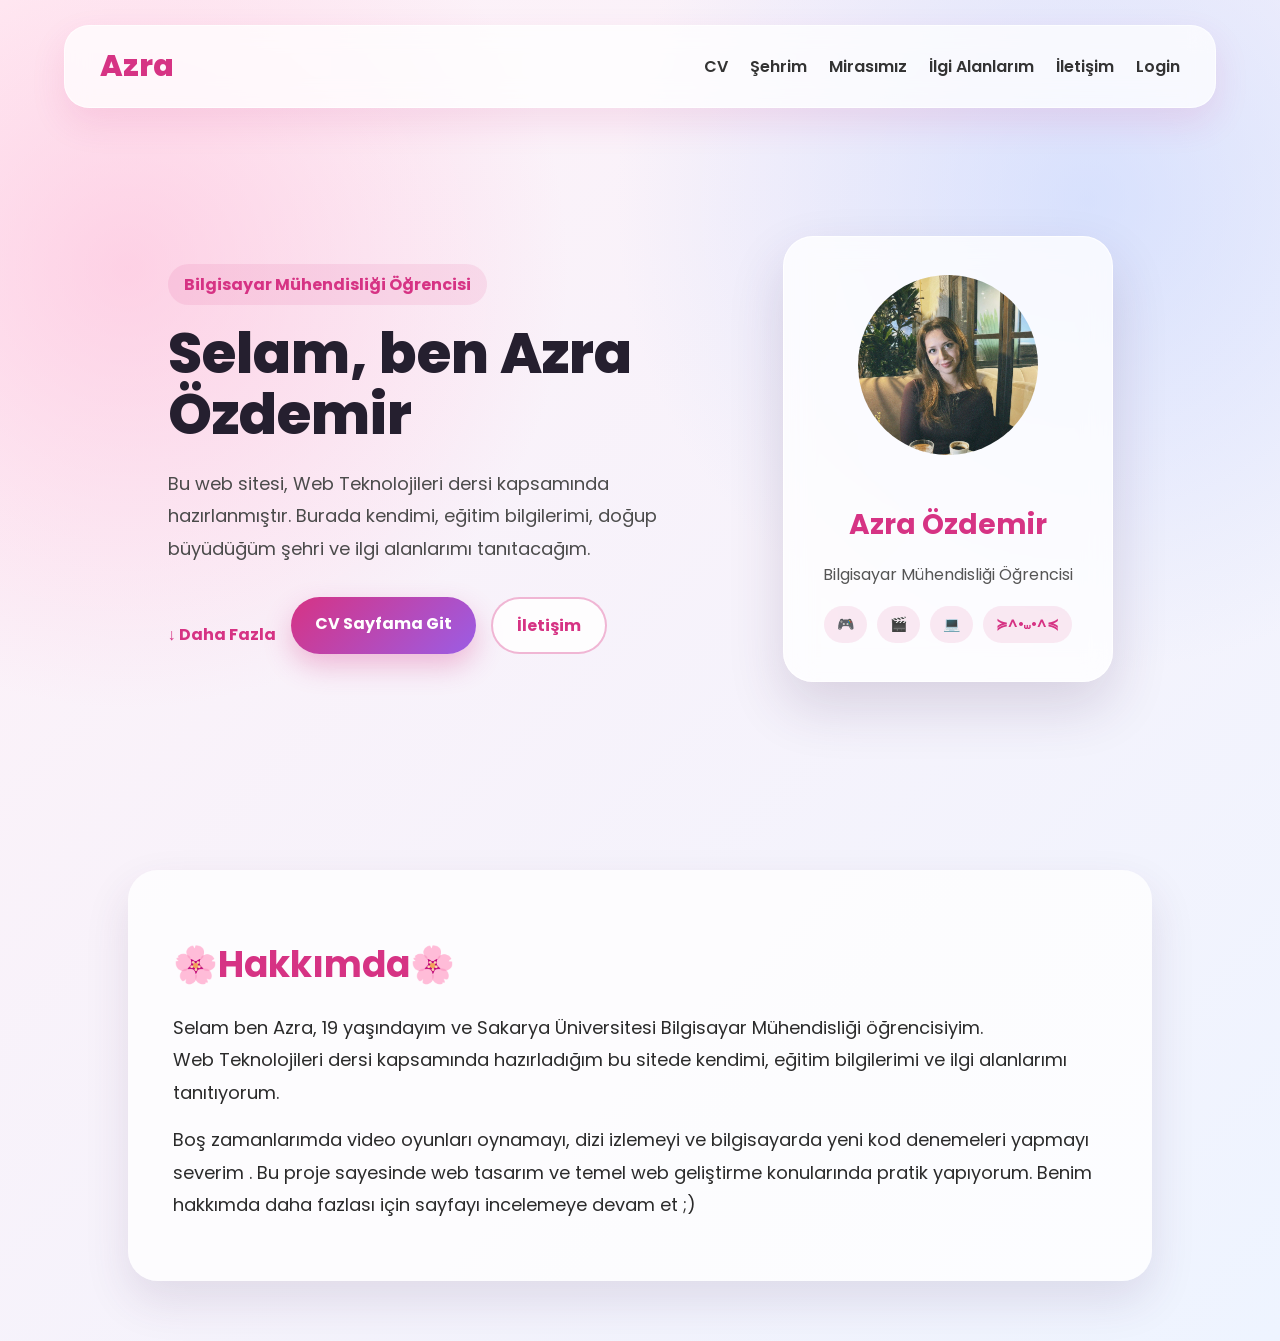
<file: index.html>
<!DOCTYPE html>
<html lang="tr">
<head>
    <meta charset="UTF-8">
    <meta name="viewport" content="width=device-width, initial-scale=1.0">
    <title>Azra Özdemir | Kişisel Web Sitesi</title>
	<link href="https://fonts.googleapis.com/css2?family=Poppins:wght@400;600;700&display=swap" rel="stylesheet">
	<style>

</style>
    <link rel="stylesheet" href="style.css">
</head>

<body>

    <nav class="navbar">
	
        <div class="logo">Azra</div>

        <div class="menu">
            <a href="cv.html">CV</a>
            <a href="sehir.html">Şehrim</a>
            <a href="miras.html">Mirasımız</a>
            <a href="ilgi.html">İlgi Alanlarım</a>
            <a href="iletisim.html">İletişim</a>
            <a href="login.html">Login</a>
			
        </div>
    </nav>

    <section class="hero">
        <div class="hero-text">
            <p class="etiket">Bilgisayar Mühendisliği Öğrencisi</p>
            <h1>Selam, ben Azra Özdemir</h1>
            <p class="aciklama">
                Bu web sitesi, Web Teknolojileri dersi kapsamında hazırlanmıştır.
                Burada kendimi, eğitim bilgilerimi, doğup büyüdüğüm  şehri ve ilgi alanlarımı tanıtacağım.
            </p>

            <div class="butonlar">
			<a href="#detay" class="scroll-btn">↓ Daha Fazla</a>
                <a href="cv.html" class="btn ana-btn">CV Sayfama Git</a>
                <a href="iletisim.html" class="btn ikinci-btn">İletişim</a>
            </div>
        </div>
<div class="hero-card profil-karti">
<img src="azra.jpeg" class="profil-foto">

    <h2>Azra Özdemir</h2>
    <p>Bilgisayar Mühendisliği Öğrencisi</p>

    <div class="profil-etiketleri">
        <span>🎮 </span>
        <span>🎬 </span>
        <span>💻 </span>
		<span>≽^•⩊•^≼ </span>
    </div>
</div>
   
    </section>
	
<section id="detay">
    <h2>🌸Hakkımda🌸</h2>

    <p>
       Selam ben Azra, 19 yaşındayım ve Sakarya Üniversitesi Bilgisayar Mühendisliği öğrencisiyim.
	   <br>
        Web Teknolojileri dersi kapsamında hazırladığım bu sitede kendimi, eğitim bilgilerimi
        ve ilgi alanlarımı tanıtıyorum.
    </p>

    <p>
        Boş zamanlarımda video oyunları oynamayı, dizi izlemeyi ve bilgisayarda yeni kod denemeleri yapmayı severim                          .
        Bu proje sayesinde web tasarım ve temel web geliştirme konularında pratik yapıyorum. Benim hakkımda daha fazlası için sayfayı incelemeye devam et ;)
    </p>
</section>

<script>

</script>

</body>
</html>
</file>
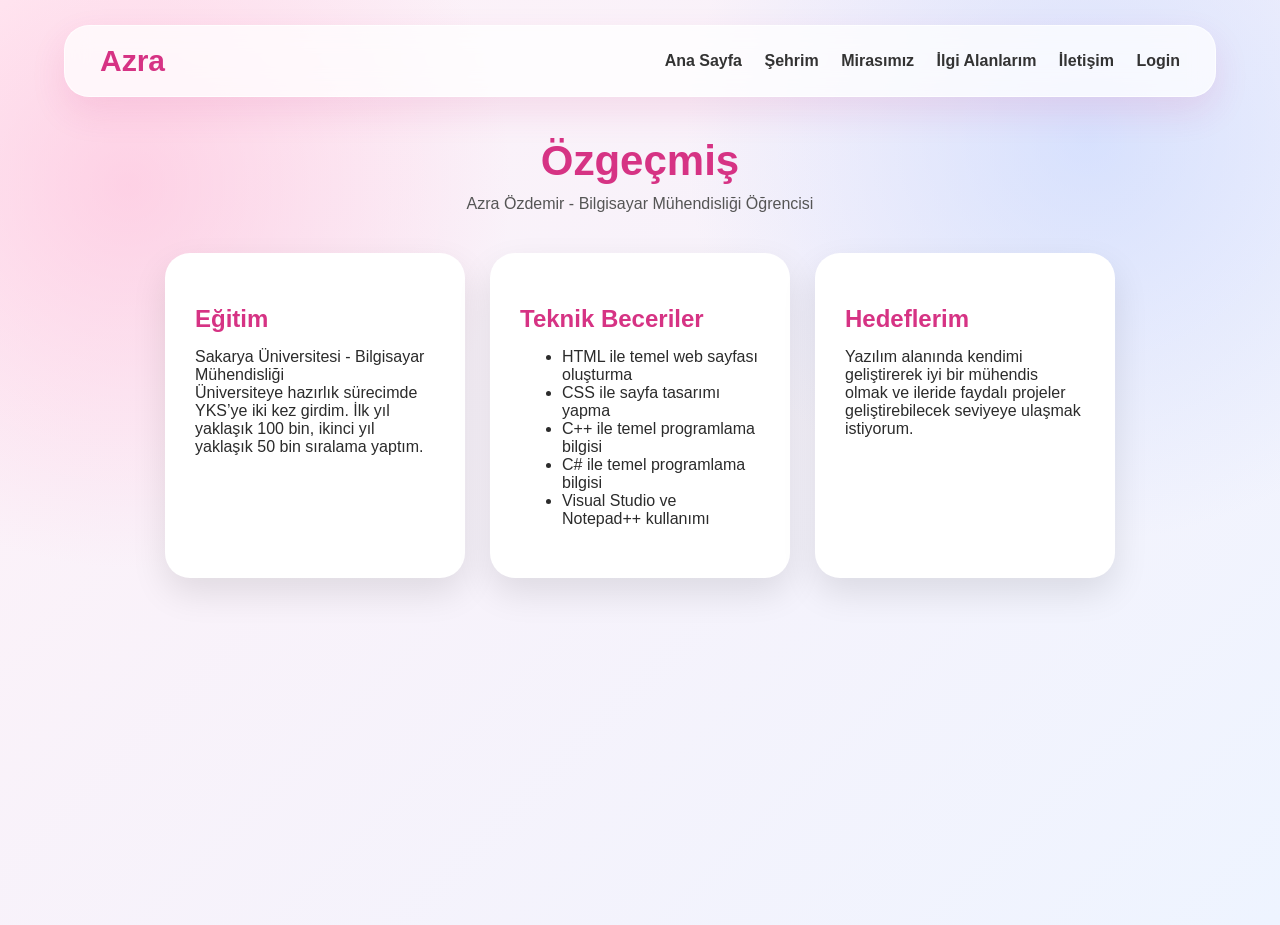
<file: cv.html>
<!DOCTYPE html>
<html lang="tr">
<head>
    <meta charset="UTF-8">
    <meta name="viewport" content="width=device-width, initial-scale=1.0">
    <title>CV - Azra Özdemir</title>
    <link rel="stylesheet" href="style.css">
</head>

<body>

<nav class="navbar">
    <div class="logo">Azra</div>
	

    <div class="menu">
        <a href="index.html">Ana Sayfa</a>
        <a href="sehir.html">Şehrim</a>
        <a href="miras.html">Mirasımız</a>
        <a href="ilgi.html">İlgi Alanlarım</a>
        <a href="iletisim.html">İletişim</a>
        <a href="login.html">Login</a>
    </div>
</nav>

<header class="cv-header">
    <h1>Özgeçmiş</h1>
    <p>Azra Özdemir - Bilgisayar Mühendisliği Öğrencisi</p>
</header>

<section class="cv-container">

    <article class="cv-card">
        <h2>Eğitim</h2>
        <p>Sakarya Üniversitesi - Bilgisayar Mühendisliği</p>

        <p>
            Üniversiteye hazırlık sürecimde YKS’ye iki kez girdim.
            İlk yıl yaklaşık 100 bin, ikinci yıl yaklaşık 50 bin sıralama yaptım.
        </p>
    </article>

  <article class="cv-card">
    <h2>Teknik Beceriler</h2>
    <ul>
        <li>HTML ile temel web sayfası oluşturma</li>
        <li>CSS ile sayfa tasarımı yapma</li>
        <li>C++ ile temel programlama bilgisi</li>
		<li>C# ile temel programlama bilgisi </li>
        <li>Visual Studio ve Notepad++ kullanımı</li>
    </ul>
</article>

    <article class="cv-card">
        <h2>Hedeflerim</h2>
        <p>
            Yazılım alanında kendimi geliştirerek iyi bir mühendis olmak ve
            ileride faydalı projeler geliştirebilecek seviyeye ulaşmak istiyorum.
        </p>
    </article>

</section>

<script>

</script>

</body>
</html>
</file>
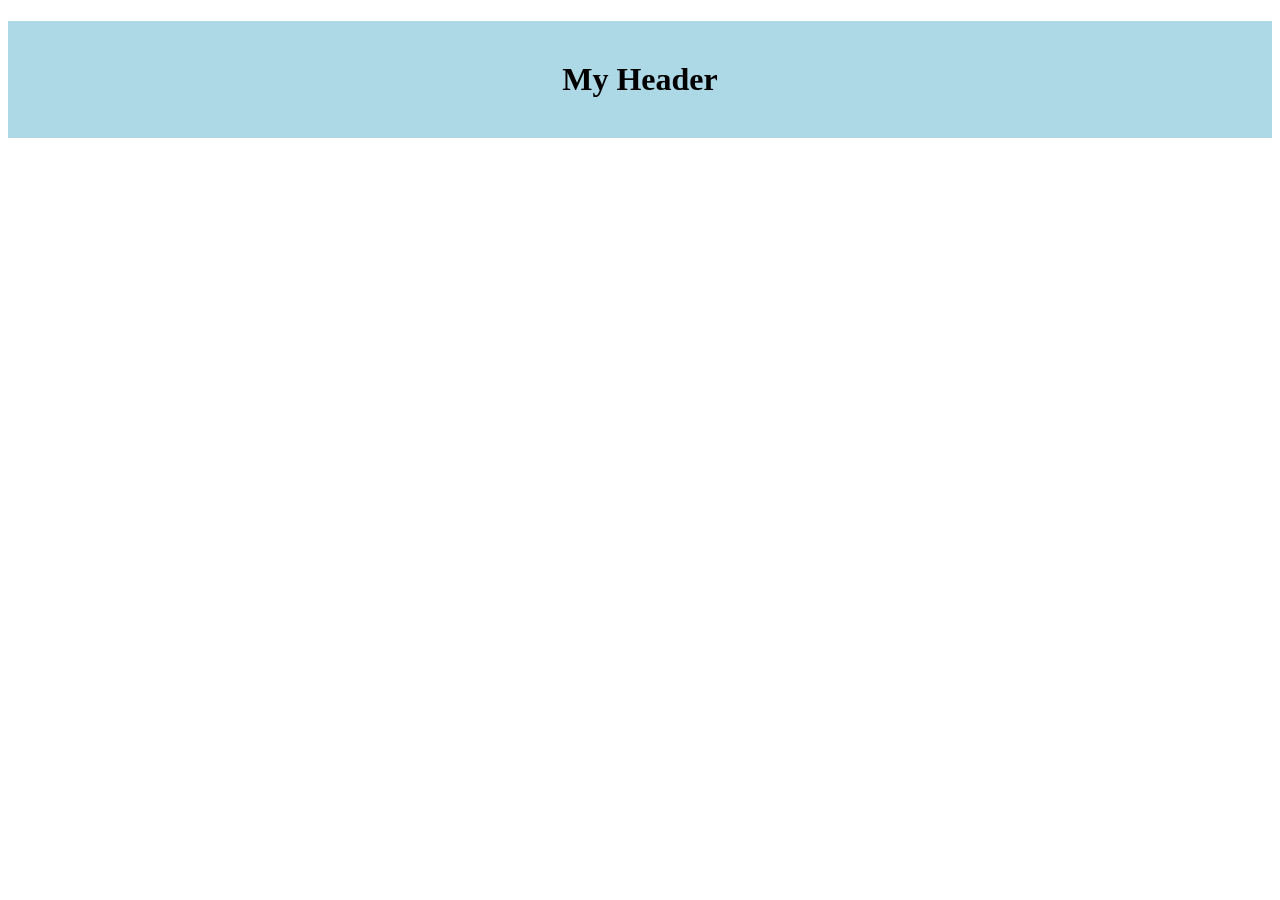
<file: deneme.html>
<!DOCTYPE html>
<html>
<head>
<style>
#myHeader {
  background-color: lightblue;
  color: black;
  padding: 40px;
  text-align: center;
}
</style>
</head>
<body>

<h1 id="myHeader">My Header</h1>

</body>
</html>
</file>
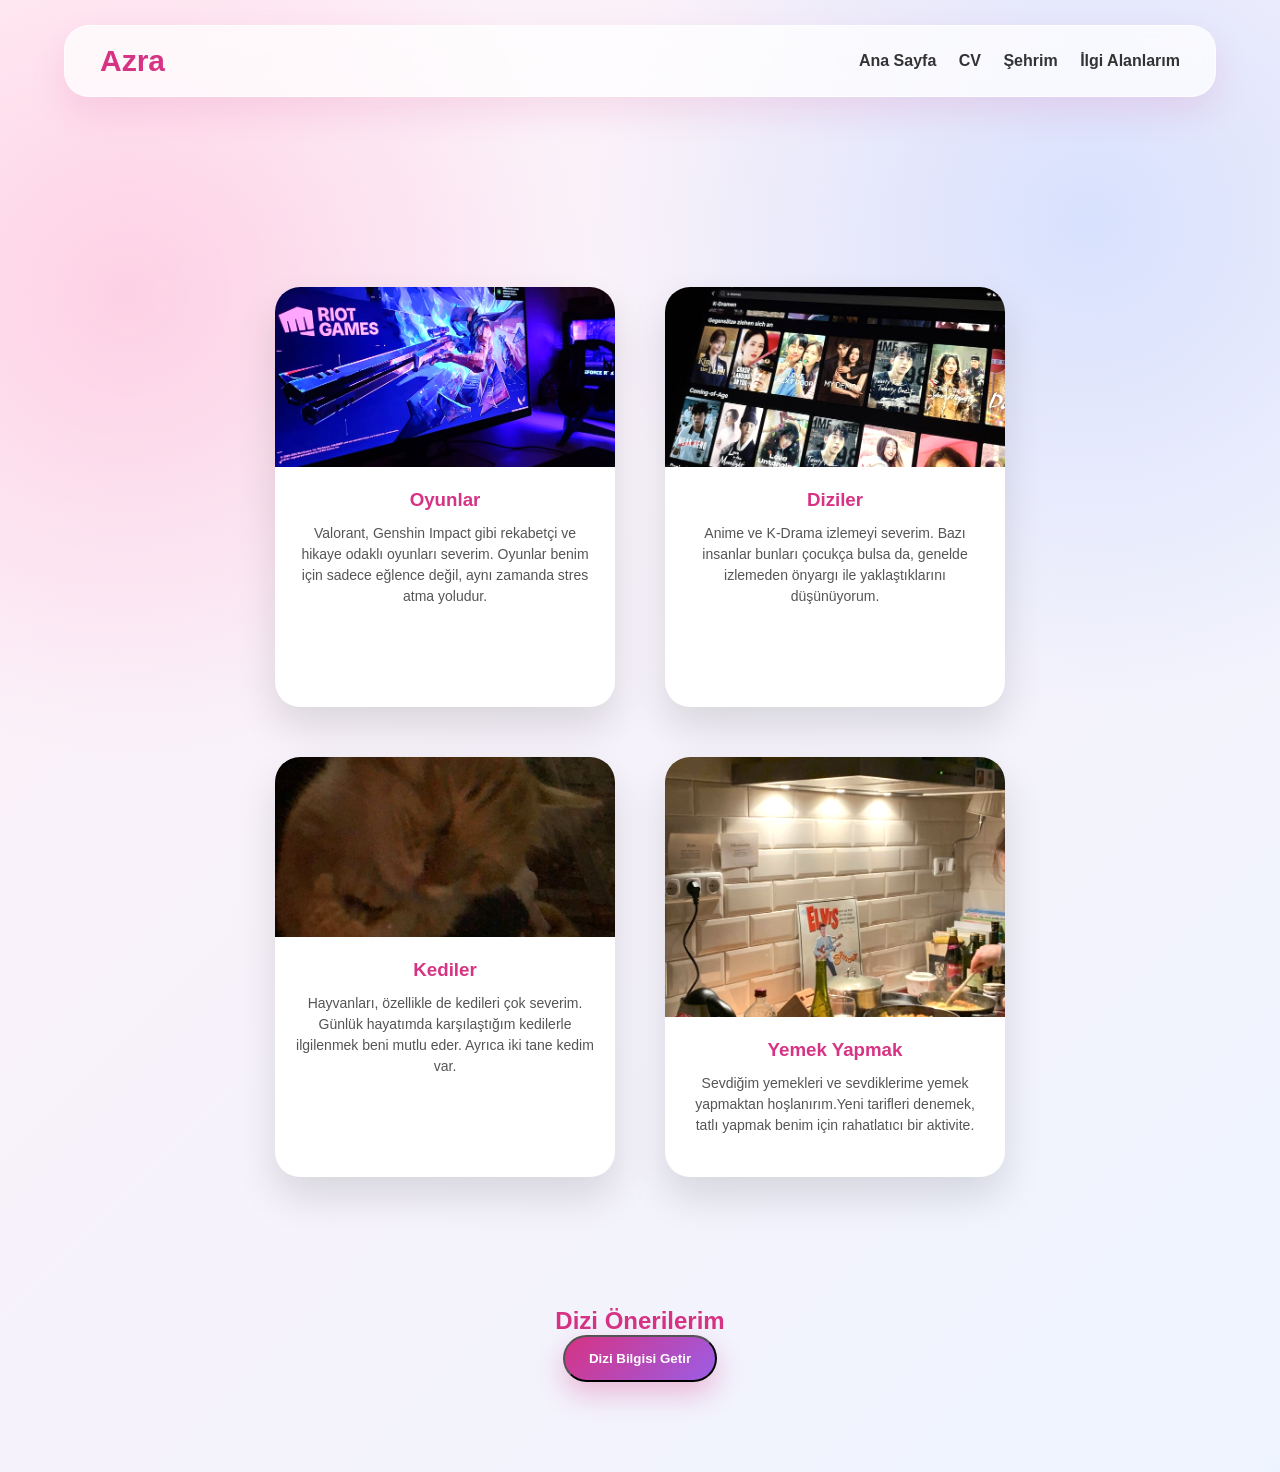
<file: ilgi.html>
<!DOCTYPE html>
<html lang="tr">
<head>
    <meta charset="UTF-8">
    <title>İlgi Alanlarım</title>
    <link rel="stylesheet" href="style.css">
</head>

<body>

<nav class="navbar">
    <div class="logo">Azra</div>


    <div class="menu">
        <a href="index.html">Ana Sayfa</a>
        <a href="cv.html">CV</a>
        <a href="sehir.html">Şehrim</a>
        <a href="ilgi.html">İlgi Alanlarım</a>
    </div>
</nav>

<section class="hero">

    <div class="ilgi-container">

        <div class="ilgi-card">
            <div class="mini-slider">
               <img src="images/oyun1.jpg" class="active">
				<img src="images/oyun2.jpg">
				<img src="images/oyun3.jpg">
				<img src="images/oyun4.jpeg">
            </div>
            <h3>Oyunlar</h3>
			  <p class="ilgi-text">
        Valorant, Genshin Impact gibi rekabetçi ve hikaye odaklı oyunları severim.
        Oyunlar benim için sadece eğlence değil, aynı zamanda stres atma yoludur.
    </p>
        </div>

        <div class="ilgi-card">
            <div class="mini-slider">
                <img src="images/dizi1.jpg" class="active">
                <img src="images/dizi2.jpg">
                <img src="images/dizi3.jpg">
            </div>
            <h3>Diziler</h3>
			<p class="ilgi-text">
    Anime ve K-Drama izlemeyi severim. Bazı insanlar bunları çocukça bulsa da,
    genelde izlemeden önyargı ile yaklaştıklarını düşünüyorum.
       </p>
        </div>

  <div class="ilgi-card">
    <div class="mini-slider">
        <img src="images/kedi1.jpeg" class="active">
        <img src="images/kedi2.jpeg">
		<img src="images/kedi3.jpeg">
    </div>

    <h3>Kediler</h3>

    <p class="ilgi-text">
        Hayvanları, özellikle de kedileri çok severim. Günlük hayatımda
        karşılaştığım kedilerle ilgilenmek beni mutlu eder. Ayrıca iki tane kedim var.
    </p>
</div>

<div class="ilgi-card">

    <img src="images/yemek.jpg" alt="Yemek Yapmak">

    <h3>Yemek Yapmak</h3>

    <p class="ilgi-text">
       Sevdiğim yemekleri ve sevdiklerime yemek yapmaktan hoşlanırım.Yeni tarifleri denemek, tatlı yapmak benim için rahatlatıcı bir aktivite.
	   </p>

</div>

</section>
<script>
const sliders = document.querySelectorAll(".mini-slider");

sliders.forEach(slider => {
    let images = slider.querySelectorAll("img");
    let index = 0;

    setInterval(() => {
        images[index].classList.remove("active");
        index = (index + 1) % images.length;
        images[index].classList.add("active");
    }, 2000);
});
</script>
<script>
const sliders = document.querySelectorAll(".mini-slider");

sliders.forEach(slider => {
    let images = slider.querySelectorAll("img");
    let index = 0;

    setInterval(() => {
        images[index].classList.remove("active");
        index = (index + 1) % images.length;
        images[index].classList.add("active");
    }, 2000);
});
</script>
<section class="api-bolum">
    <h2>Dizi Önerilerim</h2>
    <button onclick="diziGetir()" class="btn ana-btn">Dizi Bilgisi Getir</button>
    <div id="dizi-sonuc"></div>
</section>

<script>
function diziGetir() {
    const aramalar = [
        "attack on titan",
        "my name",
        "weak hero class 1",
        "hunter x hunter",
        "jujutsu kaisen",
        "demon slayer",
        "yamada-kun to lv999",
        "twenty five twenty one"
    ];

    const alan = document.getElementById("dizi-sonuc");
    alan.innerHTML = "";

    aramalar.forEach(arama => {
        fetch("https://api.tvmaze.com/search/shows?q=" + arama)
            .then(response => response.json())
            .then(data => {
                if (data.length > 0) {
                    const dizi = data[0].show;

                    alan.innerHTML += `
                        <div class="api-card">
                            <img src="${dizi.image ? dizi.image.medium : 'images/dizi1.jpg'}">
                            <h3>${dizi.name}</h3>
                            <p><strong>Tür:</strong> ${dizi.genres.join(", ") || "Bilgi yok"}</p>
                            <p><strong>Puan:</strong> ${dizi.rating.average || "Yok"}</p>
                        </div>
                    `;
                }
            });
    });
}
</script>

<script>

</script>

</body>
</html>
</file>
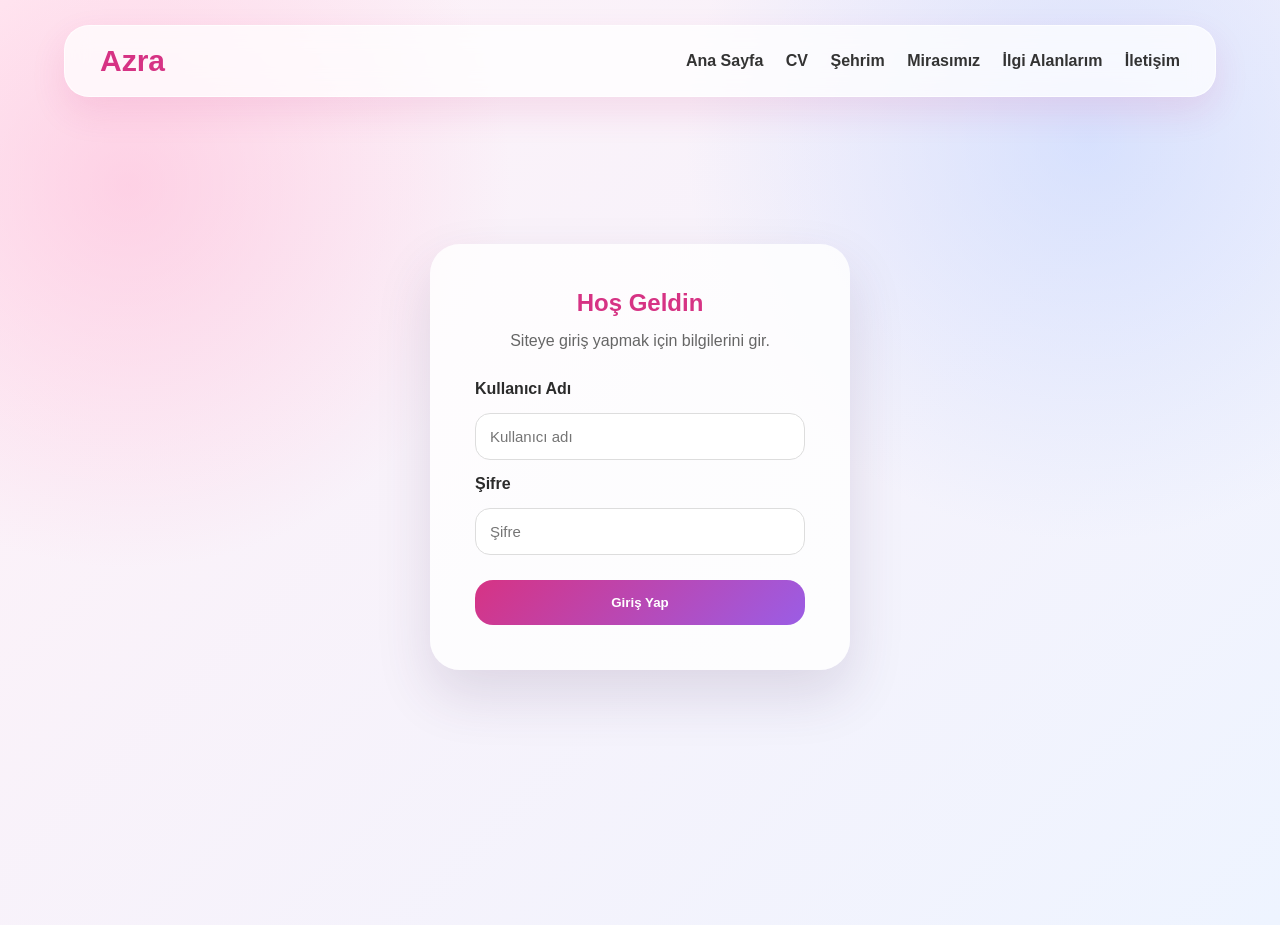
<file: login.html>
<!DOCTYPE html>
<html lang="tr">

<head>
    <meta charset="UTF-8">
    <meta name="viewport" content="width=device-width, initial-scale=1.0">
    <title>Login - Azra Özdemir</title>
    <link rel="stylesheet" href="style.css">
</head>

<body>

<nav class="navbar">

    <div class="logo">Azra</div>



    <div class="menu">
        <a href="index.html">Ana Sayfa</a>
        <a href="cv.html">CV</a>
        <a href="sehir.html">Şehrim</a>
        <a href="miras.html">Mirasımız</a>
        <a href="ilgi.html">İlgi Alanlarım</a>
        <a href="iletisim.html">İletişim</a>
    </div>

</nav>

<section class="login-container">

    <form class="login-form" onsubmit="return loginKontrol()">

        <h1>Hoş Geldin</h1>

        <p class="login-text">
            Siteye giriş yapmak için bilgilerini gir.
        </p>

        <label>Kullanıcı Adı</label>
        <input type="text" id="kullanici" placeholder="Kullanıcı adı">

        <label>Şifre</label>
        <input type="password" id="sifre" placeholder="Şifre">

        <button type="submit">
            Giriş Yap
        </button>

    </form>

</section>

<script>

function loginKontrol(){

    let kullanici =
    document.getElementById("kullanici").value.trim();

    let sifre =
    document.getElementById("sifre").value.trim();

    if(kullanici == "" || sifre == ""){

        alert("Lütfen boş alan bırakmayınız.");
        return false;
    }

    if(kullanici == "b251210020@sakarya.edu.tr"
        &&
       sifre == "b251210020"){

 alert("Hoşgeldiniz b251210020");
        return true;
    }

    else{

        alert("Kullanıcı adı veya şifre hatalı.");
        return false;
    }

}

</script>

<script>

</script>

</body>
</html>
</file>
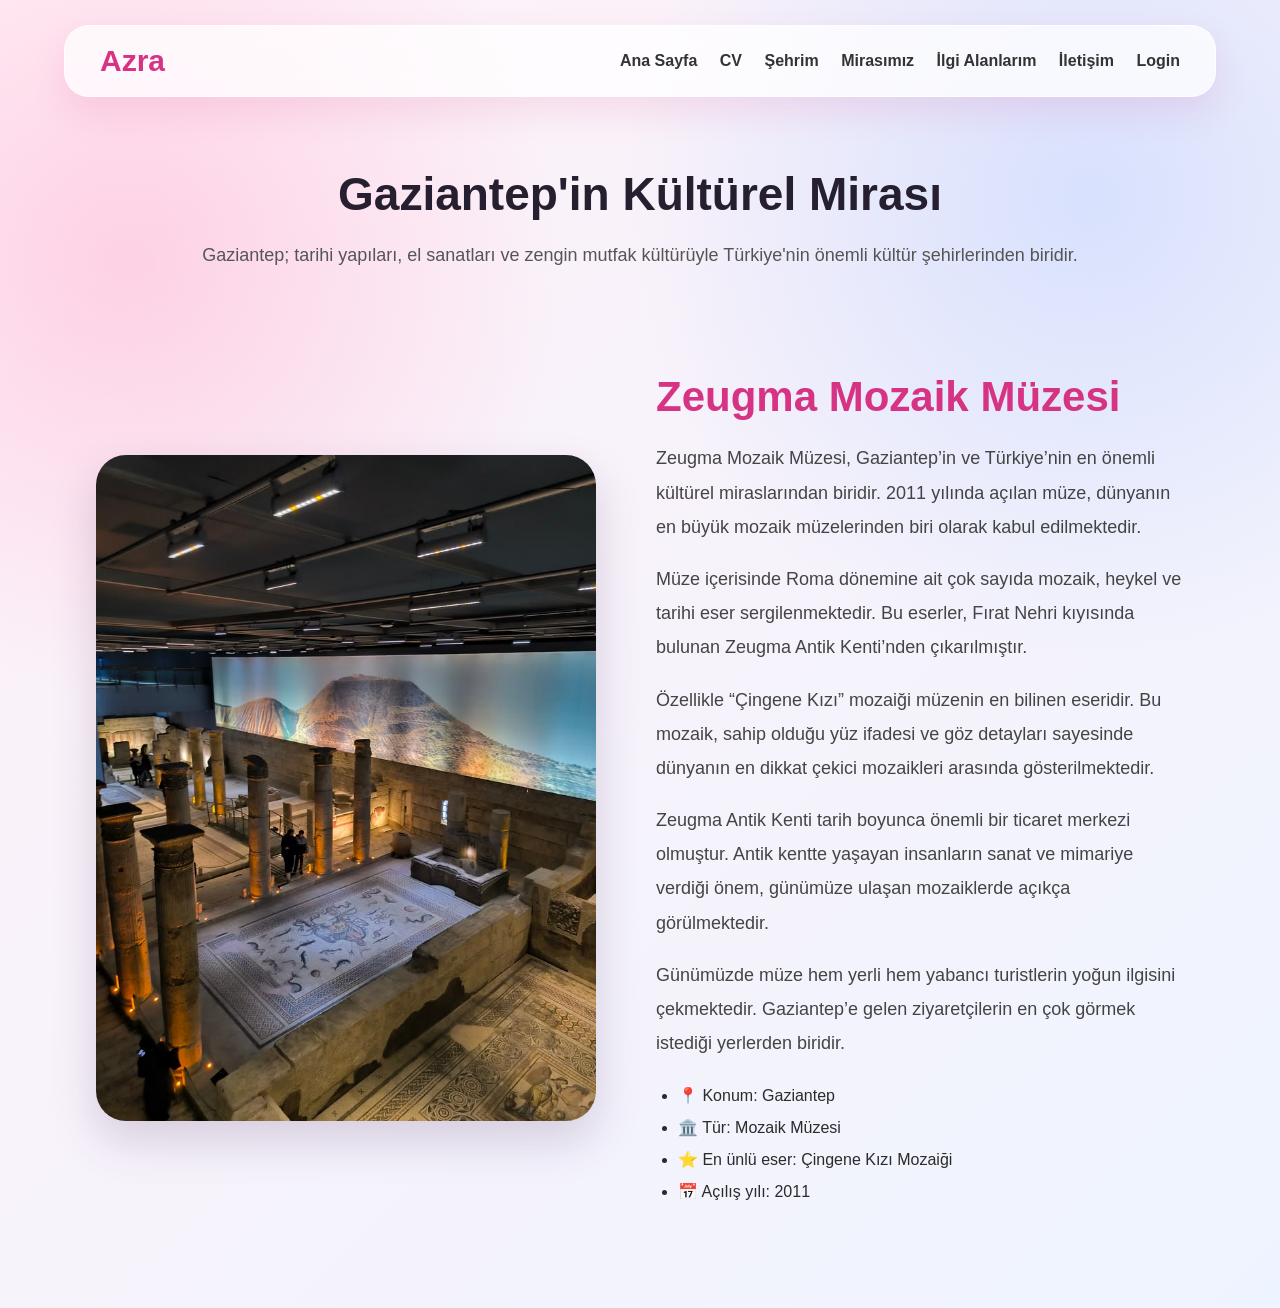
<file: miras.html>
<!DOCTYPE html>
<html lang="tr">
<head>
    <meta charset="UTF-8">
    <meta name="viewport" content="width=device-width, initial-scale=1.0">
    <title>Mirasımız - Azra Özdemir</title>
    <link rel="stylesheet" href="style.css">
</head>

<body>

<nav class="navbar">
    <div class="logo">Azra</div>


    <div class="menu">
        <a href="index.html">Ana Sayfa</a>
        <a href="cv.html">CV</a>
        <a href="sehir.html">Şehrim</a>
        <a href="miras.html">Mirasımız</a>
        <a href="ilgi.html">İlgi Alanlarım</a>
        <a href="iletisim.html">İletişim</a>
        <a href="login.html">Login</a>
    </div>
</nav>

<section class="miras-hero">
    <h1>Gaziantep'in Kültürel Mirası</h1>
    <p>
        Gaziantep; tarihi yapıları, el sanatları ve zengin mutfak kültürüyle
        Türkiye'nin önemli kültür şehirlerinden biridir.
    </p>
</section>

<section class="zeugma-detay">

    <div class="zeugma-sol">
        <img src="images/zeugma2.jpg" alt="Zeugma">
    </div>

    <div class="zeugma-sag">

     <h2>Zeugma Mozaik Müzesi</h2>

<p>
    Zeugma Mozaik Müzesi, Gaziantep’in ve Türkiye’nin en önemli kültürel miraslarından biridir.
    2011 yılında açılan müze, dünyanın en büyük mozaik müzelerinden biri olarak kabul edilmektedir.
</p>

<p>
    Müze içerisinde Roma dönemine ait çok sayıda mozaik, heykel ve tarihi eser sergilenmektedir.
    Bu eserler, Fırat Nehri kıyısında bulunan Zeugma Antik Kenti’nden çıkarılmıştır.
</p>

<p>
    Özellikle “Çingene Kızı” mozaiği müzenin en bilinen eseridir.
    Bu mozaik, sahip olduğu yüz ifadesi ve göz detayları sayesinde dünyanın en dikkat çekici mozaikleri arasında gösterilmektedir.
</p>

<p>
    Zeugma Antik Kenti tarih boyunca önemli bir ticaret merkezi olmuştur.
    Antik kentte yaşayan insanların sanat ve mimariye verdiği önem,
    günümüze ulaşan mozaiklerde açıkça görülmektedir.
</p>

<p>
    Günümüzde müze hem yerli hem yabancı turistlerin yoğun ilgisini çekmektedir.
    Gaziantep’e gelen ziyaretçilerin en çok görmek istediği yerlerden biridir.
</p>

<ul>
    <li>📍 Konum: Gaziantep</li>
    <li>🏛️ Tür: Mozaik Müzesi</li>
    <li>⭐ En ünlü eser: Çingene Kızı Mozaiği</li>
    <li>📅 Açılış yılı: 2011</li>
</ul>

    </div>

</section>

<script>

</script>

</body>
</html>
</file>
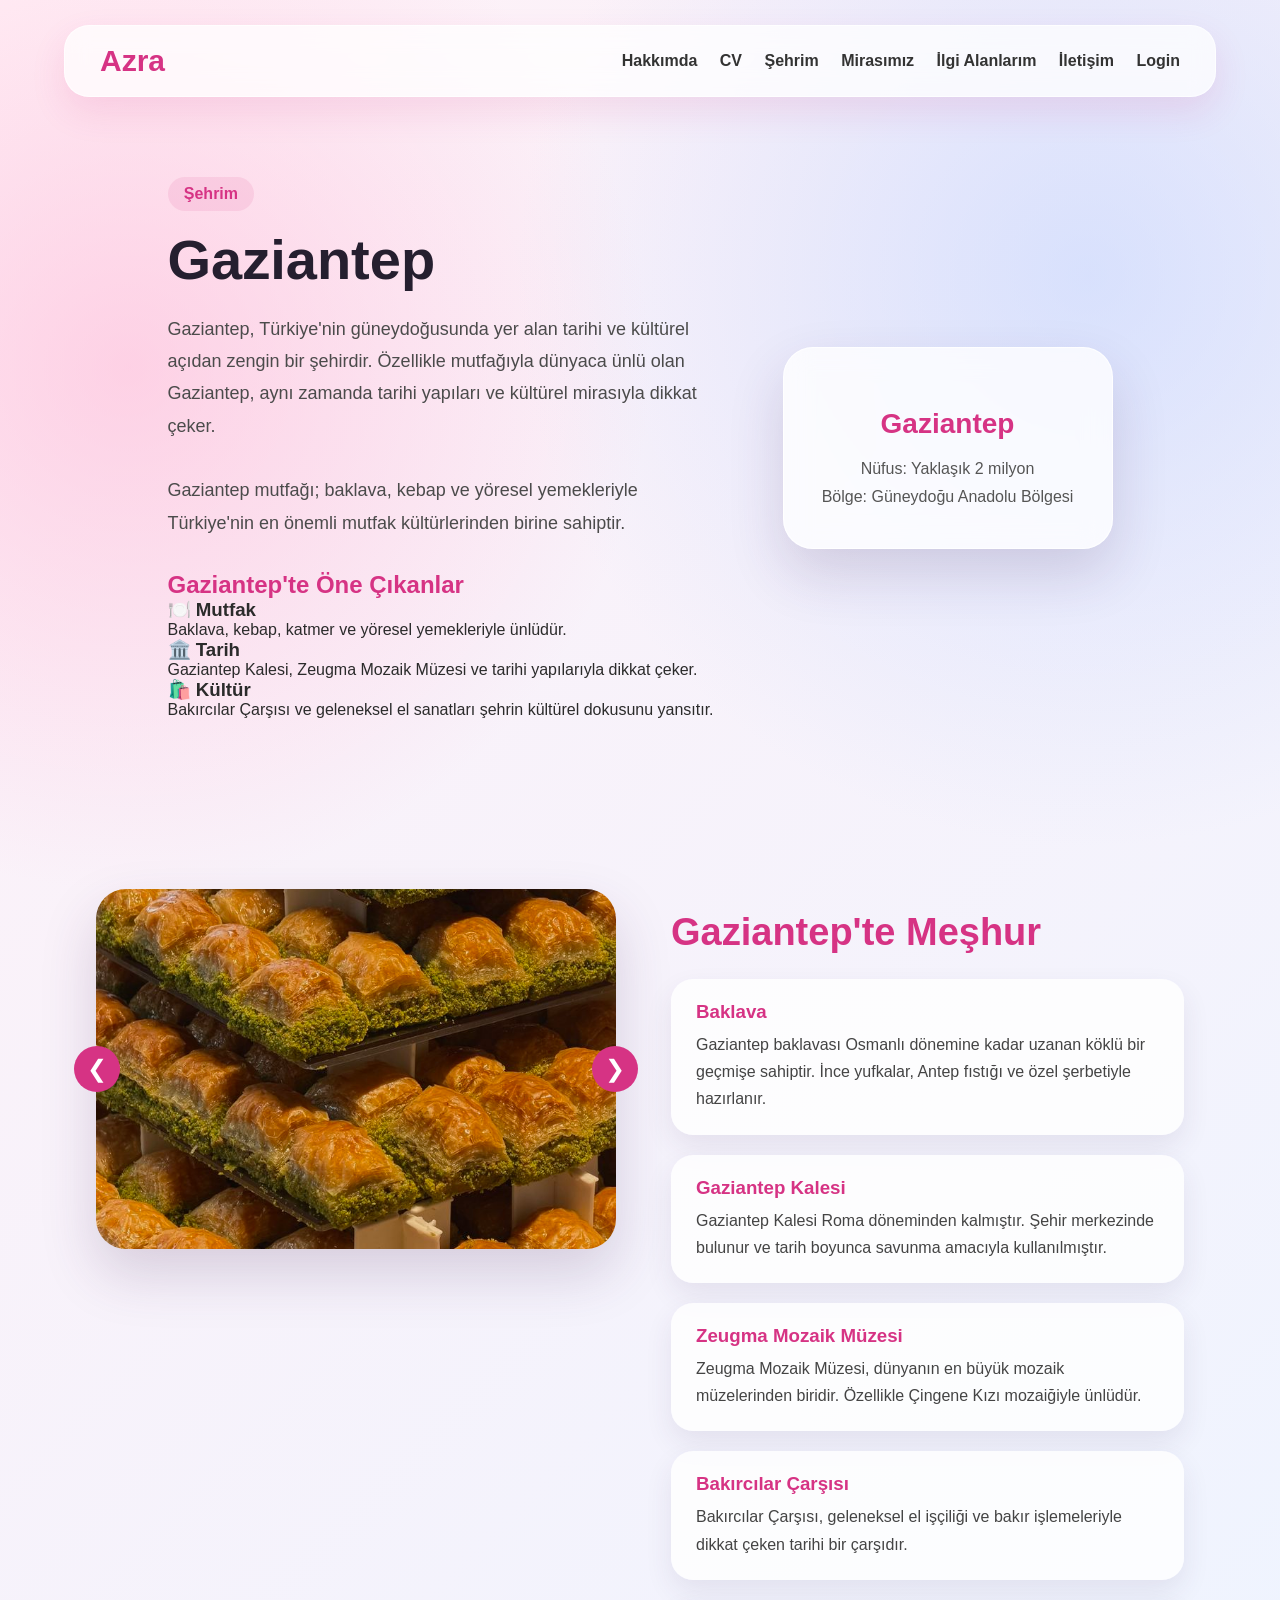
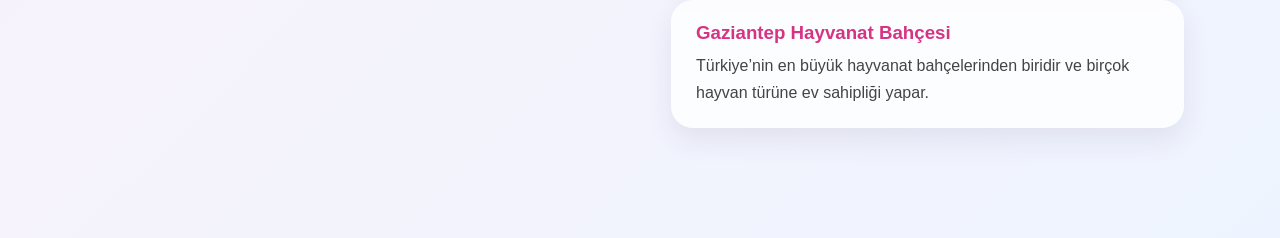
<file: sehir.html>
<!DOCTYPE html>
<html lang="tr">
<head>
    <meta charset="UTF-8">
    <meta name="viewport" content="width=device-width, initial-scale=1.0">
    <title>Şehrim - Azra Özdemir</title>
    <link rel="stylesheet" href="style.css">
</head>

<body>

<nav class="navbar">
    <div class="logo">Azra</div>


    <div class="menu">
        <a href="index.html">Hakkımda</a>
        <a href="cv.html">CV</a>
        <a href="sehir.html">Şehrim</a>
        <a href="miras.html">Mirasımız</a>
        <a href="ilgi.html">İlgi Alanlarım</a>
        <a href="iletisim.html">İletişim</a>
        <a href="login.html">Login</a>
    </div>
</nav>

<section class="hero">
    <div class="hero-text">
        <p class="etiket">Şehrim</p>
        <h1>Gaziantep</h1>

        <p class="aciklama">
            Gaziantep, Türkiye'nin güneydoğusunda yer alan tarihi ve kültürel açıdan zengin bir şehirdir.
            Özellikle mutfağıyla dünyaca ünlü olan Gaziantep, aynı zamanda tarihi yapıları ve kültürel mirasıyla dikkat çeker.
        </p>

        <p class="aciklama">
            Gaziantep mutfağı; baklava, kebap ve yöresel yemekleriyle Türkiye'nin en önemli mutfak kültürlerinden birine sahiptir.
        </p>

        <h2>Gaziantep'te Öne Çıkanlar</h2>

<div class="sehir-kartlari">
    <div class="mini-kart">
        <h3>🍽️ Mutfak</h3>
        <p>Baklava, kebap, katmer ve yöresel yemekleriyle ünlüdür.</p>
    </div>

    <div class="mini-kart">
        <h3>🏛️ Tarih</h3>
        <p>Gaziantep Kalesi, Zeugma Mozaik Müzesi ve tarihi yapılarıyla dikkat çeker.</p>
    </div>

    <div class="mini-kart">
        <h3>🛍️ Kültür</h3>
        <p>Bakırcılar Çarşısı ve geleneksel el sanatları şehrin kültürel dokusunu yansıtır.</p>
    </div>
</div>
    </div>

    <div class="hero-card">
        <h2>Gaziantep</h2>
        <p>Nüfus: Yaklaşık 2 milyon</p>
        <p>Bölge: Güneydoğu Anadolu Bölgesi</p>
    </div>
</section>


<section class="gaziantep-bolum">

    <div class="gaziantep-slider">
        <button class="gaziantep-ok gaziantep-prev" onclick="gaziantepSlideDegistir(-1)">&#10094;</button>

        <img src="images/baklava.jpg" class="gaziantep-slide aktif">
        <img src="images/kale.jpg" class="gaziantep-slide">
        <img src="images/zeugma.jpg" class="gaziantep-slide">
        <img src="images/carsi.jpg" class="gaziantep-slide">
        <img src="images/hayvanat.jpg" class="gaziantep-slide">

        <button class="gaziantep-ok gaziantep-next" onclick="gaziantepSlideDegistir(1)">&#10095;</button>
    </div>

    <div class="gaziantep-bilgi">

        <h2>Gaziantep'te Meşhur</h2>

        <div class="gaziantep-kart">
            <h3>Baklava</h3>
            <p>Gaziantep baklavası Osmanlı dönemine kadar uzanan köklü bir geçmişe sahiptir. İnce yufkalar, Antep fıstığı ve özel şerbetiyle hazırlanır.</p>
        </div>

        <div class="gaziantep-kart">
            <h3>Gaziantep Kalesi</h3>
            <p>Gaziantep Kalesi Roma döneminden kalmıştır. Şehir merkezinde bulunur ve tarih boyunca savunma amacıyla kullanılmıştır.</p>
        </div>

        <div class="gaziantep-kart">
            <h3>Zeugma Mozaik Müzesi</h3>
            <p>Zeugma Mozaik Müzesi, dünyanın en büyük mozaik müzelerinden biridir. Özellikle Çingene Kızı mozaiğiyle ünlüdür.</p>
        </div>

        <div class="gaziantep-kart">
            <h3>Bakırcılar Çarşısı</h3>
            <p>Bakırcılar Çarşısı, geleneksel el işçiliği ve bakır işlemeleriyle dikkat çeken tarihi bir çarşıdır.</p>
        </div>

        <div class="gaziantep-kart">
            <h3>Gaziantep Hayvanat Bahçesi</h3>
            <p>Türkiye’nin en büyük hayvanat bahçelerinden biridir ve birçok hayvan türüne ev sahipliği yapar.</p>
        </div>

    </div>

</section>

<script>
let gaziantepIndex = 0;
const gaziantepSlides = document.querySelectorAll(".gaziantep-slide");

function gaziantepSlideDegistir(yon) {
    gaziantepSlides[gaziantepIndex].classList.remove("aktif");

    gaziantepIndex += yon;

    if (gaziantepIndex < 0) {
        gaziantepIndex = gaziantepSlides.length - 1;
    }

    if (gaziantepIndex >= gaziantepSlides.length) {
        gaziantepIndex = 0;
    }

    gaziantepSlides[gaziantepIndex].classList.add("aktif");
}
</script>
    
<script>

</script>

</body>

</html>
</file>
<file: style.css>
html {
    scroll-behavior: smooth;
}

* {
    margin: 0;
    padding: 0;
    box-sizing: border-box;
}

body {
    font-family: 'Poppins', Arial, sans-serif;
    color: #2b2b2b;
    min-height: 100vh;
    background:
        radial-gradient(circle at 10% 20%, rgba(255, 182, 213, 0.55), transparent 28%),
        radial-gradient(circle at 85% 15%, rgba(190, 210, 255, 0.55), transparent 30%),
        linear-gradient(135deg, #fff1f7, #eef4ff);
}

.navbar {
    width: 90%;
    margin: 25px auto 0;
    padding: 18px 35px;
    display: flex;
    justify-content: space-between;
    align-items: center;
    background: rgba(255, 255, 255, 0.75);
    backdrop-filter: blur(12px);
    border: 1px solid rgba(255, 255, 255, 0.7);
    border-radius: 25px;
    box-shadow: 0 15px 35px rgba(214, 51, 132, 0.12);
}

.logo {
    font-size: 30px;
    font-weight: 800;
    color: #d63384;
}

.menu a {
    text-decoration: none;
    color: #333;
    margin-left: 18px;
    font-weight: 600;
    transition: 0.3s;
}

.menu a:hover {
    color: #d63384;
}

.hero {
    min-height: 78vh;
    display: flex;
    align-items: center;
    justify-content: center;
    gap: 55px;
    padding: 70px 90px;
}

.hero-text {
    width: 560px;
    animation: fadeUp 0.8s ease;
}

.etiket {
    display: inline-block;
    color: #d63384;
    background: rgba(214, 51, 132, 0.1);
    padding: 8px 16px;
    border-radius: 30px;
    font-weight: 700;
    margin-bottom: 18px;
}

.hero-text h1 {
    font-size: 56px;
    line-height: 1.1;
    font-weight: 800;
    margin-bottom: 22px;
    color: #251f2f;
}

.aciklama {
    font-size: 18px;
    line-height: 1.8;
    margin-bottom: 32px;
    color: #4b4b4b;
}

.butonlar {
    display: flex;
    gap: 14px;
}

.btn {
    text-decoration: none;
    padding: 14px 24px;
    border-radius: 30px;
    font-weight: 700;
    display: inline-block;
    transition: 0.3s;
}

.ana-btn {
    background: linear-gradient(135deg, #d63384, #9b5de5);
    color: white;
    box-shadow: 0 12px 28px rgba(214, 51, 132, 0.3);
}

.ana-btn:hover {
    transform: translateY(-4px);
    box-shadow: 0 18px 35px rgba(214, 51, 132, 0.4);
}

.ikinci-btn {
    background-color: rgba(255, 255, 255, 0.8);
    color: #d63384;
    border: 2px solid rgba(214, 51, 132, 0.35);
}

.ikinci-btn:hover {
    background-color: #d63384;
    color: white;
    transform: translateY(-4px);
}

.hero-card {
    width: 330px;
    padding: 38px;
    background: rgba(255, 255, 255, 0.78);
    backdrop-filter: blur(14px);
    border-radius: 30px;
    border: 1px solid rgba(255, 255, 255, 0.8);
    box-shadow: 0 25px 55px rgba(70, 40, 90, 0.16);
    text-align: center;
    animation: fadeUp 1s ease;
    transition: 0.3s;
}

.hero-card:hover {
     transform: translateY(-10px) scale(1.03);
    box-shadow: 0 30px 65px rgba(70, 40, 90, 0.22);
}

.hero-card h2 {
    color: #d63384;
    font-size: 28px;
    margin-bottom: 15px;
}

.hero-card p {
    line-height: 1.7;
    color: #555;
}

ul {
    margin-left: 22px;
    margin-bottom: 20px;
}

h2 {
    margin-top: 22px;
    color: #d63384;
}

@keyframes fadeUp {
    from {
        opacity: 0;
        transform: translateY(18px);
    }
    to {
        opacity: 1;
        transform: translateY(0);
    }
}


.profil-karti {
    position: relative;
	 text-align: center;
}

.profil-foto {
    width: 180px;
    height: 180px;
    object-fit: cover;
    border-radius: 50%;
    margin-bottom: 20px;
}

.profil-foto:hover {
    transform: scale(1.08) rotate(2deg);
    box-shadow: 0 22px 45px rgba(214, 51, 132, 0.25);
}

.profil-etiketleri {
    display: flex;
    justify-content: center;
    gap: 10px;
    flex-wrap: wrap;
    margin-top: 18px;
}

.profil-etiketleri span {
    background: rgba(214, 51, 132, 0.1);
    color: #d63384;
    padding: 8px 13px;
    border-radius: 20px;
    font-size: 14px;
    font-weight: 600;
}

.scroll-btn {
    display: block;
    margin-top: 25px;
    color: #d63384;
    font-weight: bold;
    text-decoration: none;
    animation: yukariAsagi 1.5s infinite;
}

@keyframes yukariAsagi {
    0% { transform: translateY(0); }
    50% { transform: translateY(8px); }
    100% { transform: translateY(0); }
}

#detay {
    width: 80%;
    margin: 60px auto;
    padding: 45px;
    background: rgba(255, 255, 255, 0.8);
    border-radius: 30px;
    box-shadow: 0 20px 45px rgba(70, 40, 90, 0.12);
}

#detay h2 {
    font-size: 36px;
    margin-bottom: 20px;
    color: #d63384;
}

#detay p {
    font-size: 18px;
    line-height: 1.8;
    margin-bottom: 15px;
}


.cv-header {
    text-align: center;
    margin-top: 40px;
}

.cv-header h1 {
    font-size: 42px;
    color: #d63384;
}

.cv-header p {
    margin-top: 10px;
    color: #555;
}

.cv-container {
    width: 80%;
    margin: 40px auto;
    display: flex;
    gap: 25px;
    flex-wrap: wrap;
    justify-content: center;
}

.cv-card {
    width: 300px;
    padding: 30px;
    background: white;
    border-radius: 25px;
    box-shadow: 0 15px 35px rgba(0,0,0,0.1);
    transition: 0.3s;
}

.cv-card:hover {
    transform: translateY(-10px);
}

.cv-card h2 {
    color: #d63384;
    margin-bottom: 15px;
}

.cv-card ul {
    padding-left: 20px;
}


.ilgi-container {
    display: flex;
    justify-content: center;
    gap: 25px;
    flex-wrap: wrap;
    margin-top: 40px;
}

.ilgi-card {
    width: 220px;
    height: 260px;
    background: white;
    border-radius: 25px;
    overflow: hidden;
    box-shadow: 0 15px 35px rgba(0,0,0,0.12);
    text-align: center;
    transition: 0.3s;
	 min-height: 420px;
}

.ilgi-card:hover {
    transform: translateY(-10px) scale(1.03);
}
.ilgi-card img {
    width: 100%;
    height: 160px;
    object-fit: cover;
    display: block;
	 filter: brightness(1.1);
	 transition: 0.4s;
}

.ilgi-card h3 {
    margin-top: 15px;
    color: #d63384;
}

.ilgi-container {
    display: flex;
    justify-content: center;
    align-items: flex-start;
    gap: 50px;
    margin-top: 120px;
    flex-wrap: wrap;
}

.ilgi-card {
   width: 340px;
    min-height: 420px;
    padding-bottom: 15px;
    background: white;
    border-radius: 25px;
    overflow: hidden;
    box-shadow: 0 20px 40px rgba(0,0,0,0.12);
    text-align: center;
    transition: 0.3s;
}

.ilgi-card:hover {
    transform: translateY(-10px) scale(1.03);
	 box-shadow: 0 20px 50px rgba(214, 51, 132, 0.3);

}

.ilgi-card img {
	height: 260px;
    transition: 0.4s;
}

.ilgi-card:hover img {
    transform: scale(1.08);
}

.mini-slider {
    position: relative;
    width: 100%;
    height: 180px;
}

.mini-slider img {
    position: absolute;
    width: 100%;
    height: 100%;
    object-fit: cover;
    opacity: 0;
    transition: 0.6s;
}

.mini-slider img.active {
    opacity: 1;
}

.ilgi-card h3 {
    margin-top: 22px;
    color: #d63384;
}
.ilgi-text {
    font-size: 14px;
    padding: 0 18px;
    margin-top: 12px;
    line-height: 1.5;
    color: #555;
}
.api-bolum {
    width: 85%;
    margin: 60px auto;
    text-align: center;
}


.api-card {
    width: 280px;
    background: white;
    border-radius: 22px;
    overflow: hidden;
    box-shadow: 0 15px 35px rgba(0,0,0,0.12);
    text-align: left;
}

.api-card img {
    width: 100%;
    height: 160px;
    object-fit: cover;
}

.api-card h3,
.api-card p {
    padding: 0 18px;
}

.api-card h3 {
    margin-top: 15px;
    color: #d63384;
}.api-bolum {
    width: 85%;
    margin: 60px auto;
    text-align: center;
}

#dizi-sonuc {
    display: flex;
    justify-content: center;
    margin-top: 30px;
	gap: 22px;
	flex-wrap: wrap;
	
}

.api-card {
    width: 230px;
    background: white;
    border-radius: 25px;
    overflow: hidden;
    box-shadow: 0 15px 35px rgba(0,0,0,0.12);
}

.api-card img {
    width: 100%;
    height: 220px;
    object-fit: cover;
}

.sehir-slider {
    width: 85%;
    margin: 100px auto;
    display: flex;
    align-items: center;
    justify-content: center;
    gap: 60px;
}

.slider-sol {
    display: flex;
    align-items: center;
    gap: 18px;
}

.slider-sol img {
    width: 540px;
    height: 360px;
    object-fit: cover;
    border-radius: 28px;
    box-shadow: 0 18px 40px rgba(0,0,0,0.15);
}

.ok-btn {
    width: 55px;
    height: 55px;
    border: none;
    border-radius: 50%;
    background: #d63384;
    color: white;
    font-size: 28px;
    cursor: pointer;
    transition: 0.3s;
}

.ok-btn:hover {
    transform: scale(1.08);
    background: #b0266d;
}

.slider-sag {
    width: 480px;
}

.slider-sag h2 {
    font-size: 42px;
    margin-bottom: 25px;
    color: #d63384;
}

.slider-sag h3 {
    color: #d63384;
    margin-top: 28px;
    margin-bottom: 10px;
    font-size: 32px;
}

.slider-sag p {
    line-height: 1.9;
    font-size: 22px;
    color: #444;
}
.gaziantep-bolum {
    width: 85%;
    margin: 90px auto;
    display: flex;
    gap: 55px;
    align-items: flex-start;
}

.gaziantep-slider {
    position: sticky;
    top: 30px;
    width: 520px;
    height: 360px;
}

.gaziantep-slide {
    width: 100%;
    height: 100%;
    object-fit: cover;
    border-radius: 30px;
    box-shadow: 0 25px 55px rgba(70, 40, 90, 0.18);
    display: none;
}

.gaziantep-slide.aktif {
    display: block;
}

.gaziantep-ok {
    position: absolute;
    top: 50%;
    transform: translateY(-50%);
    background: #d63384;
    color: white;
    border: none;
    width: 46px;
    height: 46px;
    border-radius: 50%;
    cursor: pointer;
    font-size: 24px;
    z-index: 2;
}

.gaziantep-prev {
    left: -22px;
}

.gaziantep-next {
    right: -22px;
}

.gaziantep-bilgi {
    flex: 1;
}

.gaziantep-bilgi h2 {
    font-size: 38px;
    margin-bottom: 25px;
    color: #d63384;
}

.gaziantep-kart {
    background: rgba(255, 255, 255, 0.82);
    padding: 22px 25px;
    border-radius: 22px;
    margin-bottom: 20px;
    box-shadow: 0 12px 28px rgba(70, 40, 90, 0.09);
}

.gaziantep-kart h3 {
    color: #d63384;
    margin-bottom: 8px;
}

.gaziantep-kart p {
    line-height: 1.7;
    color: #444;
}

.miras-hero {
    width: 80%;
    margin: 70px auto 30px;
    text-align: center;
}

.miras-hero h1 {
    font-size: 46px;
    color: #251f2f;
    margin-bottom: 18px;
}

.miras-hero p {
    font-size: 18px;
    line-height: 1.8;
    color: #555;
}
.zeugma-detay{
    width: 85%;
    margin: 80px auto;
    display: flex;
    align-items: center;
    gap: 60px;
}

.zeugma-sol img{
    width: 500px;
    border-radius: 30px;
    box-shadow: 0 20px 45px rgba(70,40,90,0.18);
}

.zeugma-sag{
    flex: 1;
}

.zeugma-sag h2{
    font-size: 42px;
    color: #d63384;
    margin-bottom: 20px;
}

.zeugma-sag p{
    font-size: 18px;
    line-height: 1.9;
    margin-bottom: 18px;
    color: #444;
}

.zeugma-sag ul{
    margin-top: 20px;
    line-height: 2;
}

.iletisim-container {
    min-height: 80vh;
    display: flex;
    justify-content: center;
    align-items: center;
}

.iletisim-form {
    width: 480px;
    background: rgba(255,255,255,0.82);
    padding: 40px;
    border-radius: 30px;
    box-shadow: 0 25px 55px rgba(70, 40, 90, 0.14);
    display: flex;
    flex-direction: column;
    gap: 14px;
}

.iletisim-form h1 {
    text-align: center;
    color: #d63384;
    margin-bottom: 10px;
}

.iletisim-form label {
    font-weight: 600;
    color: #333;
}

.iletisim-form input,
.iletisim-form textarea,
.iletisim-form select {
    padding: 14px;
    border-radius: 15px;
    border: 1px solid #ddd;
    font-family: 'Poppins', Arial, sans-serif;
    font-size: 15px;
}

.iletisim-form textarea {
    resize: none;
}

.iletisim-form button {
    margin-top: 10px;
    padding: 14px;
    border: none;
    border-radius: 18px;
    background: linear-gradient(135deg, #d63384, #9b5de5);
    color: white;
    font-weight: bold;
    cursor: pointer;
    transition: 0.3s;
}

.iletisim-form button:hover {
    transform: translateY(-3px);
}

.radio-group,
.checkbox-group {
    display: flex;
    gap: 20px;
    margin-bottom: 15px;
}

.radio-group label,
.checkbox-group label {
    display: flex;
    align-items: center;
    gap: 6px;
    font-weight: normal;
}

.temizle-btn {
    background: white !important;
    color: #d63384 !important;
    border: 2px solid #d63384 !important;
}
.butonlar{
    display:flex;
    gap:15px;
}

.butonlar button{
    flex:1;
}
.iletisim-aciklama{
    text-align:center;
    color:#666;
    margin-bottom:25px;
    line-height:1.6;
}

.iletisim-form input:focus,
.iletisim-form textarea:focus,
.iletisim-form select:focus{

    outline:none;
    border:1px solid #d63384;
    box-shadow:0 0 10px rgba(214,51,132,0.2);
}
.login-container{

    min-height: 80vh;

    display: flex;
    justify-content: center;
    align-items: center;
}

.login-form{

    width: 420px;

    background: rgba(255,255,255,0.82);

    padding: 45px;

    border-radius: 30px;

    box-shadow: 0 25px 55px rgba(70,40,90,0.14);

    display: flex;
    flex-direction: column;

    gap: 15px;
}

.login-form h1{

    text-align: center;
    color: #d63384;
}

.login-text{

    text-align: center;
    color: #666;

    margin-bottom: 15px;
}

.login-form label{

    font-weight: 600;
}

.login-form input{

    padding: 14px;

    border-radius: 15px;

    border: 1px solid #ddd;

    font-size: 15px;
}

.login-form input:focus{

    outline: none;

    border: 1px solid #d63384;

    box-shadow: 0 0 10px rgba(214,51,132,0.2);
}

.login-form button{

    margin-top: 10px;

    padding: 15px;

    border: none;

    border-radius: 18px;

    background: linear-gradient(135deg,#d63384,#9b5de5);

    color: white;

    font-weight: bold;

    cursor: pointer;

    transition: 0.3s;
}

.login-form button:hover{

    transform: translateY(-3px);
}
.sonuc-kutu{

    width: 600px;

    margin: 100px auto;

    background: rgba(255,255,255,0.85);

    padding: 40px;

    border-radius: 30px;

    box-shadow: 0 25px 55px rgba(70,40,90,0.14);
}

.sonuc-kutu h1{

    text-align: center;

    color: #d63384;

    margin-bottom: 30px;
}

.sonuc-kutu p{

    margin-bottom: 15px;

    line-height: 1.8;

    font-size: 18px;
}
.basarili-mesaj{
    text-align:center;
    color:#d63384;
    font-size:20px;
    font-weight:bold;
    margin-bottom:30px;
}
.geri-btn{
    display:inline-block;
    margin-top:30px;
    padding:12px 25px;
    background:linear-gradient(90deg,#d63384,#a855f7);
    color:white;
    text-decoration:none;
    border-radius:15px;
    font-weight:bold;
    transition:0.3s;
}

.geri-btn:hover{
    transform:scale(1.05);
}
</file>
